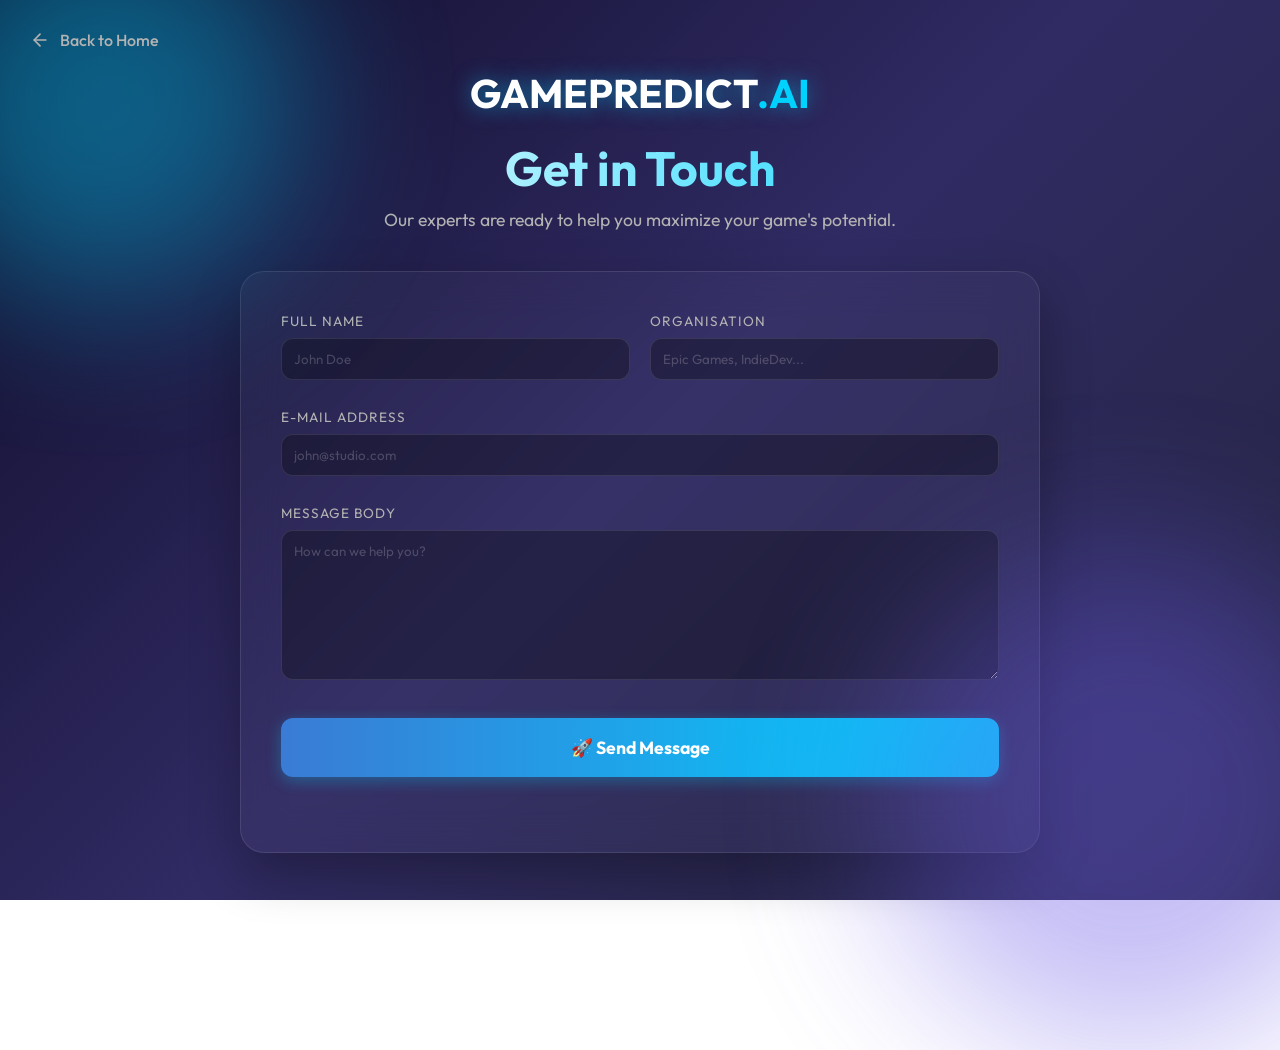
<file: contact.html>
<!DOCTYPE html>
<html lang="en">
<head>
    <meta charset="UTF-8">
    <meta name="viewport" content="width=device-width, initial-scale=1.0">
    <title>Contact Us - Gamepredict.ai</title>
    <link href="https://fonts.googleapis.com/css2?family=Outfit:wght@300;400;600;700&display=swap" rel="stylesheet">
    <link rel="stylesheet" href="style.css?v=46">
    <style>
        body {
            overflow-y: auto;
            display: block;
            height: auto;
            min-height: 100vh;
        }
        .back-link {
            position: absolute;
            top: 30px;
            left: 30px;
            color: var(--text-muted);
            text-decoration: none;
            display: flex;
            align-items: center;
            gap: 10px;
            font-weight: 500;
            transition: 0.3s;
            z-index: 10;
        }
        .back-link:hover {
            color: var(--primary);
        }
    </style>
</head>
<body>
    <a href="index.html" class="back-link">
        <svg width="20" height="20" viewBox="0 0 24 24" fill="none" stroke="currentColor" stroke-width="2" stroke-linecap="round" stroke-linejoin="round"><line x1="19" y1="12" x2="5" y2="12"></line><polyline points="12 19 5 12 12 5"></polyline></svg>
        Back to Home
    </a>

    <div class="contact-container">
        <div class="contact-header">
            <div class="logo-large" style="margin-bottom: 20px;">
                <h1 style="font-size: 2.5rem;">GAMEPREDICT<span>.AI</span></h1>
            </div>
            <h2>Get in Touch</h2>
            <p>Our experts are ready to help you maximize your game's potential.</p>
        </div>

        <div class="contact-form-wrapper">
            <form id="contactForm" class="contact-form">
                <div class="form-group">
                    <label>Full Name</label>
                    <input type="text" id="fullName" placeholder="John Doe" class="input-glass" required>
                </div>
                <div class="form-group">
                    <label>Organisation</label>
                    <input type="text" id="organisation" placeholder="Epic Games, IndieDev..." class="input-glass" required>
                </div>
                <div class="form-group full-width">
                    <label>E-Mail Address</label>
                    <input type="email" id="email" placeholder="john@studio.com" class="input-glass" required>
                </div>
                <div class="form-group full-width">
                    <label>Message Body</label>
                    <textarea id="message" placeholder="How can we help you?" class="input-glass" required></textarea>
                </div>
                <button type="submit" class="btn-primary">🚀 Send Message</button>
                <div id="contactStatus"></div>
            </form>
        </div>
    </div>

    <div class="floating-blobs">
        <div class="blob color-1"></div>
        <div class="blob color-2"></div>
    </div>

    <script>
        document.getElementById('contactForm').addEventListener('submit', async (e) => {
            e.preventDefault();
            const statusDiv = document.getElementById('contactStatus');
            const btn = e.target.querySelector('button');
            
            const formData = {
                full_name: document.getElementById('fullName').value,
                organisation: document.getElementById('organisation').value,
                email: document.getElementById('email').value,
                message: document.getElementById('message').value
            };

            btn.disabled = true;
            btn.textContent = 'Sending...';
            statusDiv.textContent = '';

            try {
                const response = await fetch('/api/contact', {
                    method: 'POST',
                    headers: { 'Content-Type': 'application/json' },
                    body: JSON.stringify(formData)
                });

                const result = await response.json();

                if (response.ok) {
                    statusDiv.style.color = '#00ff88';
                    statusDiv.textContent = '✨ Message sent! We will get back to you soon.';
                    e.target.reset();
                } else {
                    statusDiv.style.color = '#ff4444';
                    statusDiv.textContent = '❌ Error: ' + (result.message || 'Something went wrong.');
                }
            } catch (err) {
                statusDiv.style.color = '#ff4444';
                statusDiv.textContent = '❌ Connection error. Please try again later.';
            } finally {
                btn.disabled = false;
                btn.textContent = '🚀 Send Message';
            }
        });
    </script>
</body>
</html>
</file>
<file: style.css>
:root {
    --bg-dark: #0f0c29;
    --bg-gradient: linear-gradient(135deg, #0f0c29, #302b63, #24243e);
    --glass: rgba(255, 255, 255, 0.05);
    --glass-border: rgba(255, 255, 255, 0.1);
    --primary: #00d2ff;
    --secondary: #928DAB;
    --accent: #3a7bd5;
    --text: #ffffff;
    --text-muted: #b3b3b3;
}

* {
    box-sizing: border-box;
    margin: 0;
    padding: 0;
    font-family: 'Outfit', sans-serif;
}

body {
    background: var(--bg-gradient);
    background-attachment: fixed;
    color: var(--text);
    min-height: 100vh;
    overflow-y: auto;
    display: flex;
    justify-content: center;
    align-items: flex-start;
    padding: 2vh 0;
    width: 100%;
}

/* Glassmorphism Container */
.glass-container {
    width: 95vw;
    height: auto;
    min-height: 96vh;
    background: var(--glass);
    backdrop-filter: blur(20px);
    border: 1px solid var(--glass-border);
    border-radius: 24px;
    display: flex;
    overflow: visible;
    box-shadow: 0 8px 32px 0 rgba(0, 0, 0, 0.37);
}

/* Sidebar */
.sidebar {
    width: 350px;
    padding: 30px;
    border-right: 1px solid var(--glass-border);
    display: flex;
    flex-direction: column;
    gap: 12px;
}

.sidebar::-webkit-scrollbar {
    display: none;
}

.logo h1 {
    font-size: 2rem;
    font-weight: 700;
}

.logo span {
    color: var(--primary);
}

.logo p {
    color: var(--text-muted);
    font-size: 0.9rem;
}

/* Forms */
.form-group {
    display: flex;
    flex-direction: column;
    gap: 8px;
    margin-bottom: 8px;
}

.form-row {
    display: flex;
    flex-direction: column;
}

label {
    font-size: 0.85rem;
    color: var(--text-muted);
    text-transform: uppercase;
    letter-spacing: 1px;
}

.input-glass {
    background: rgba(0, 0, 0, 0.3);
    border: 1px solid var(--glass-border);
    padding: 12px;
    border-radius: 12px;
    color: white;
    outline: none;
    transition: 0.3s;
}

.input-glass:focus {
    border-color: var(--primary);
    background: rgba(0, 0, 0, 0.5);
}

.input-glass::placeholder {
    color: rgba(255, 255, 255, 0.2);
}

select.input-glass {
    appearance: none;
    /* color: white; */
}

select.input-glass option {
    background: #24243e;
}

/* Drop Zone */
.drop-zone {
    border: 2px dashed var(--glass-border);
    border-radius: 12px;
    padding: 20px;
    text-align: center;
    cursor: pointer;
    transition: 0.3s;
    background: rgba(255, 255, 255, 0.02);
}

.drop-zone:hover {
    border-color: var(--primary);
    background: rgba(255, 255, 255, 0.05);
}

#previewImage {
    max-width: 100%;
    border-radius: 8px;
    margin-top: 10px;
}

/* Buttons */
.btn-primary {
    background: linear-gradient(90deg, var(--accent), var(--primary));
    border: none;
    padding: 15px;
    border-radius: 12px;
    color: white;
    font-weight: 700;
    cursor: pointer;
    font-size: 1rem;
    transition: transform 0.2s;
    margin-top: 20px;
    box-shadow: 0 4px 15px rgba(0, 210, 255, 0.3);
}

.btn-primary:active {
    transform: scale(0.98);
}

.btn-secondary {
    background: rgba(255, 255, 255, 0.1);
    border: 1px solid var(--glass-border);
    padding: 10px;
    border-radius: 8px;
    color: white;
    cursor: pointer;
    font-size: 0.9rem;
    width: 100%;
}

.btn-secondary:hover {
    background: rgba(255, 255, 255, 0.2);
}

/* Main Content */
.main-content {
    flex: 1;
    padding: 40px;
    position: relative;
    display: flex;
    flex-direction: column;
}

.main-content::-webkit-scrollbar {
    display: none;
}

.header-result {
    display: flex;
    flex-direction: column;
    align-items: flex-start;
    gap: 10px;
    margin-bottom: 20px;
}

.badge {
    background: rgba(0, 210, 255, 0.1);
    color: var(--primary);
    padding: 5px 15px;
    border-radius: 20px;
    font-size: 0.9rem;
    font-weight: 600;
    border: 1px solid rgba(0, 210, 255, 0.3);
}

.highlight-cards {
    display: grid;
    grid-template-columns: repeat(3, 1fr);
    gap: 20px;
    margin-bottom: 20px;
}

.card {
    background: rgba(255, 255, 255, 0.03);
    padding: 20px;
    border-radius: 16px;
    border: 1px solid var(--glass-border);
}

.card h3 {
    font-size: 0.9rem;
    color: var(--text-muted);
    margin-bottom: 10px;
}

.card .value {
    font-size: 1.8rem;
    font-weight: 700;
    background: -webkit-linear-gradient(var(--primary), white);
    -webkit-background-clip: text;
    background-clip: text;
    -webkit-text-fill-color: transparent;
}

.card .value.sub {
    font-size: 1.2rem;
    -webkit-text-fill-color: var(--text);
}

.chart-container {
    background: rgba(0, 0, 0, 0.2);
    border-radius: 16px;
    padding: 20px;
    width: 100%;
    height: 350px;
    /* Fixed height for stability */
    margin-bottom: 15px;
    position: relative;
    /* Important for Chart.js responsive mode */
}

.ai-insight {
    margin-top: 20px;
    padding: 20px;
    border-radius: 16px;
    background: rgba(58, 123, 213, 0.1);
    border: 1px solid rgba(58, 123, 213, 0.3);
}

.ai-insight h3 {
    margin-bottom: 10px;
    color: var(--primary);
}

.ai-insight p {
    line-height: 1.5;
    font-size: 0.95rem;
}

/* Loader */
.loader {
    border: 4px solid rgba(255, 255, 255, 0.1);
    border-left-color: var(--primary);
    border-radius: 50%;
    width: 40px;
    height: 40px;
    animation: spin 1s linear infinite;
    position: absolute;
    top: 50%;
    left: 50%;
    display: none;
}

@keyframes spin {
    0% {
        transform: rotate(0deg);
    }

    100% {
        transform: rotate(360deg);
    }
}

/* --- LANDING PAGE STYLES --- */
.landing-page {
    position: relative;
    width: 100%;
    min-height: 100vh;
    display: flex;
    flex-direction: column;
    align-items: center;
    background: var(--bg-gradient);
    z-index: 100;
    padding-bottom: 20px;
}

.landing-container {
    max-width: 1200px;
    width: 100%;
    display: flex;
    flex-direction: column;
    align-items: center;
    padding-top: 40px;
    position: relative;
    z-index: 2;
}

.landing-page.reset-mode {
    justify-content: center;
}

.landing-page.reset-mode .landing-container {
    padding-top: 0;
    justify-content: center;
    height: 100vh;
}

.landing-hero {
    text-align: center;
    padding: 40px 20px;
    position: relative;
    width: 100%;
    box-sizing: border-box;
}

@media (max-width: 768px) {
    .landing-hero {
        padding: 60px 15px;
    }
    .landing-hero h2 {
        font-size: 1.8rem;
    }
    .landing-features {
        padding: 20px 10px;
    }
    .feature-card {
        padding: 30px 15px;
        flex-direction: column !important;
    }
    .feature-visual {
        width: 100% !important;
        margin-top: 20px;
    }
    .mock-table-container {
        font-size: 0.75rem;
        overflow-x: auto;
    }
    .floating-blobs {
        display: none; /* Hide blobs on small mobile to avoid overflow issues */
    }
}

.logo-large h1 {
    font-size: 4rem;
    font-weight: 700;
    margin-bottom: 10px;
    text-shadow: 0 0 20px rgba(0, 210, 255, 0.5);
}

.logo-large span {
    color: var(--primary);
}

.landing-hero h2 {
    font-size: 1.8rem;
    margin-bottom: 20px;
    font-weight: 300;
    color: var(--text);
}

.landing-hero p {
    color: var(--text-muted);
    font-size: 1.1rem;
    margin-bottom: 40px;
    line-height: 1.6;
}

.auth-box {
    width: 100%;
    max-width: 450px;
    margin: 0 auto;
    padding: 40px;
    border-radius: 20px;
    background: rgba(0, 0, 0, 0.4);
    box-shadow: 0 10px 40px rgba(0, 0, 0, 0.5);
    box-sizing: border-box;
}

.card-glass {
    background: rgba(255, 255, 255, 0.05);
    backdrop-filter: blur(10px);
    border: 1px solid var(--glass-border);
}

.auth-tabs {
    display: flex;
    margin-bottom: 20px;
    border-bottom: 1px solid var(--glass-border);
}

.auth-tab {
    flex: 1;
    background: none;
    border: none;
    padding: 15px;
    color: var(--text-muted);
    font-size: 1.1rem;
    cursor: pointer;
    transition: 0.3s;
}

.auth-tab.active {
    color: var(--primary);
    border-bottom: 2px solid var(--primary);
    background: rgba(0, 210, 255, 0.05);
}

.auth-form {
    display: flex;
    flex-direction: column;
    text-align: left;
}

.auth-form .btn-primary {
    margin-top: 10px;
}

/* Background Animations */
.floating-blobs {
    position: absolute;
    width: 100%;
    height: 100%;
    top: 0;
    left: 0;
    z-index: 1;
    pointer-events: none;
}

.blob {
    position: absolute;
    border-radius: 50%;
    filter: blur(80px);
    opacity: 0.4;
    animation: float 10s infinite alternate;
}

.blob.color-1 {
    width: 400px;
    height: 400px;
    background: var(--primary);
    top: -100px;
    left: -100px;
    animation-delay: 0s;
}

.blob.color-2 {
    width: 500px;
    height: 500px;
    background: #6c5ce7;
    bottom: -150px;
    right: -100px;
    animation-delay: -5s;
}

@keyframes fadeIn {
    from {
        opacity: 0;
        transform: translateY(20px);
    }

    to {
        opacity: 1;
        transform: translateY(0);
    }
}

@keyframes float {
    from {
        transform: translate(0, 0) scale(1);
    }

    to {
        transform: translate(50px, 50px) scale(1.1);
    }
}

/* Feature Showcase */
.landing-features {
    width: 100%;
    max-width: 1100px;
    padding: 20px;
    display: flex;
    flex-direction: column;
    gap: 80px;
    margin-bottom: 60px;
}

.features-title {
    text-align: center;
    font-size: 2.5rem;
    font-weight: 700;
    margin-bottom: 20px;
    color: var(--text);
    text-shadow: 0 4px 10px rgba(0, 0, 0, 0.5);
}

.feature-card {
    display: flex;
    align-items: center;
    gap: 40px;
    width: 100%;
}

.feature-card.reverse {
    flex-direction: row-reverse;
}

.feature-text {
    flex: 1;
}

.feature-text h3 {
    font-size: 2rem;
    color: var(--text);
    margin-bottom: 15px;
    text-shadow: 0 2px 4px rgba(0,0,0,0.5);
}

.feature-text p {
    font-size: 1.1rem;
    color: var(--text-muted);
    line-height: 1.8;
}

.feature-visual {
    flex: 1.2;
    padding: 2px;
    border-radius: 16px;
    background: linear-gradient(135deg, rgba(255,255,255,0.1), rgba(255,255,255,0));
    box-shadow: 0 20px 40px rgba(0, 0, 0, 0.4);
    overflow: hidden;
}

.feature-visual-inner {
    background: #1a1a2e;
    border-radius: 14px;
    padding: 20px;
    height: 100%;
}

.mock-table-container {
    overflow-x: auto;
}


/* --- MODALS --- */
.modal-overlay {
    position: fixed;
    top: 0;
    left: 0;
    width: 100%;
    height: 100%;
    background: rgba(0, 0, 0, 0.7);
    backdrop-filter: blur(8px);
    z-index: 2000;
    display: none;
    /* Controlled by JS as flex */
    justify-content: center;
    align-items: center;
    padding: 20px;
}

.modal-container {
    width: 100%;
    max-width: 500px;
}

.modal-content {
    background: rgba(30, 30, 50, 0.9);
    backdrop-filter: blur(20px);
    padding: 30px;
    border-radius: 20px;
    border: 1px solid rgba(255, 255, 255, 0.1);
    box-shadow: 0 25px 50px -12px rgba(0, 0, 0, 0.5);
}

/* --- RESPONSIVE DESIGN --- */
@media (max-width: 768px) {
    body {
        height: 100%;
        overflow-y: auto;
        overflow-x: hidden;
        padding: 10px;
    }

    .glass-container {
        width: 100%;
        height: auto;
        flex-direction: column;
        border-radius: 16px;
    }

    .sidebar {
        width: 100%;
        border-right: none;
        border-bottom: 1px solid var(--glass-border);
        padding: 20px;
        overflow-y: visible;
    }

    .main-content {
        padding: 20px;
        overflow-y: visible;
    }

    .highlight-cards {
        grid-template-columns: 1fr;
    }



    /* Landing Page Mobile */
    .landing-page {
        position: fixed;
        height: 100vh;
        width: 100%;
        overflow-y: auto;
        padding-top: 10px;
    }

    .landing-hero {
        margin-bottom: 20px;
        padding: 10px;
    }
    
    .landing-features {
        gap: 40px;
        margin-bottom: 40px;
    }

    .feature-card, .feature-card.reverse {
        flex-direction: column;
        gap: 15px;
    }

    .features-title {
        font-size: 1.8rem;
    }

    .feature-text h3 {
        font-size: 1.5rem;
    }

    .logo-large h1 {
        font-size: 2.5rem;
    }

    .landing-hero h2 {
        font-size: 1.4rem;
    }

    .landing-hero p {
        font-size: 1rem;
    }

    .auth-box {
        padding: 20px;
    }
}

/* --- COMPARABLES TABLE --- */
.comparable-table {
    width: 100%;
    border-collapse: collapse;
    margin-top: 15px;
    margin-bottom: 15px;
    background: rgba(255, 255, 255, 0.02);
    border-radius: 12px;
    overflow: hidden;
    border: 1px solid var(--glass-border);
}

.comparable-table th,
.comparable-table td {
    padding: 12px 15px;
    text-align: left;
    border-bottom: 1px solid rgba(255, 255, 255, 0.05);
}

.comparable-table th {
    background: rgba(0, 0, 0, 0.3);
    color: var(--text-muted);
    font-size: 0.85rem;
    text-transform: uppercase;
    letter-spacing: 0.5px;
}

.comparable-table td {
    font-size: 0.95rem;
    color: var(--text);
}

.comparable-table tr:hover {
    background: rgba(255, 255, 255, 0.05);
}

.sim-score {
    background: rgba(0, 255, 136, 0.1);
    color: #00ff88;
    padding: 4px 8px;
    border-radius: 6px;
    font-weight: 600;
}

.btn-outline {
    border: 1px solid var(--primary);
    background: transparent;
    color: var(--primary);
    padding: 6px 12px;
    border-radius: 8px;
    cursor: pointer;
    font-size: 0.8rem;
    transition: 0.2s;
    font-weight: 600;
}

.btn-outline:hover {
    background: var(--primary);
    color: var(--bg-dark);
}

/* --- FOOTER --- */
.landing-footer {
    width: 100%;
    max-width: 1100px;
    padding: 40px 20px;
    margin-top: 40px;
    border-top: 1px solid var(--glass-border);
    display: flex;
    justify-content: center;
    align-items: center;
    gap: 30px;
    z-index: 2;
    position: relative;
}

.footer-link {
    color: var(--text-muted);
    text-decoration: none;
    font-size: 0.95rem;
    transition: 0.3s;
    font-weight: 500;
}

.footer-link:hover {
    color: var(--primary);
    text-shadow: 0 0 10px rgba(0, 210, 255, 0.5);
}

/* --- CONTACT PAGE --- */
.contact-container {
    max-width: 800px;
    width: 90%;
    margin: 50px auto;
    animation: fadeIn 0.8s ease-out;
}

.contact-header {
    text-align: center;
    margin-bottom: 40px;
}

.contact-header h2 {
    font-size: 3rem;
    font-weight: 700;
    margin-bottom: 10px;
    background: linear-gradient(90deg, #fff, var(--primary));
    -webkit-background-clip: text;
    background-clip: text;
    -webkit-text-fill-color: transparent;
}

.contact-header p {
    color: var(--text-muted);
    font-size: 1.1rem;
}

.contact-form-wrapper {
    background: rgba(255, 255, 255, 0.03);
    backdrop-filter: blur(20px);
    border: 1px solid var(--glass-border);
    border-radius: 24px;
    padding: 40px;
    box-shadow: 0 20px 50px rgba(0, 0, 0, 0.3);
}

.contact-form {
    display: grid;
    grid-template-columns: 1fr 1fr;
    gap: 20px;
}

.contact-form .form-group.full-width {
    grid-column: span 2;
}

.contact-form textarea.input-glass {
    min-height: 150px;
    resize: vertical;
}

.contact-form .btn-primary {
    grid-column: span 2;
    width: 100%;
    font-size: 1.1rem;
    padding: 18px;
    margin-top: 10px;
}

#contactStatus {
    grid-column: span 2;
    text-align: center;
    margin-top: 15px;
    font-weight: 600;
}

@media (max-width: 768px) {
    .contact-form {
        grid-template-columns: 1fr;
    }
    .contact-form .form-group.full-width {
        grid-column: span 1;
    }
    .contact-form .btn-primary {
        grid-column: span 1;
    }
}
</file>
